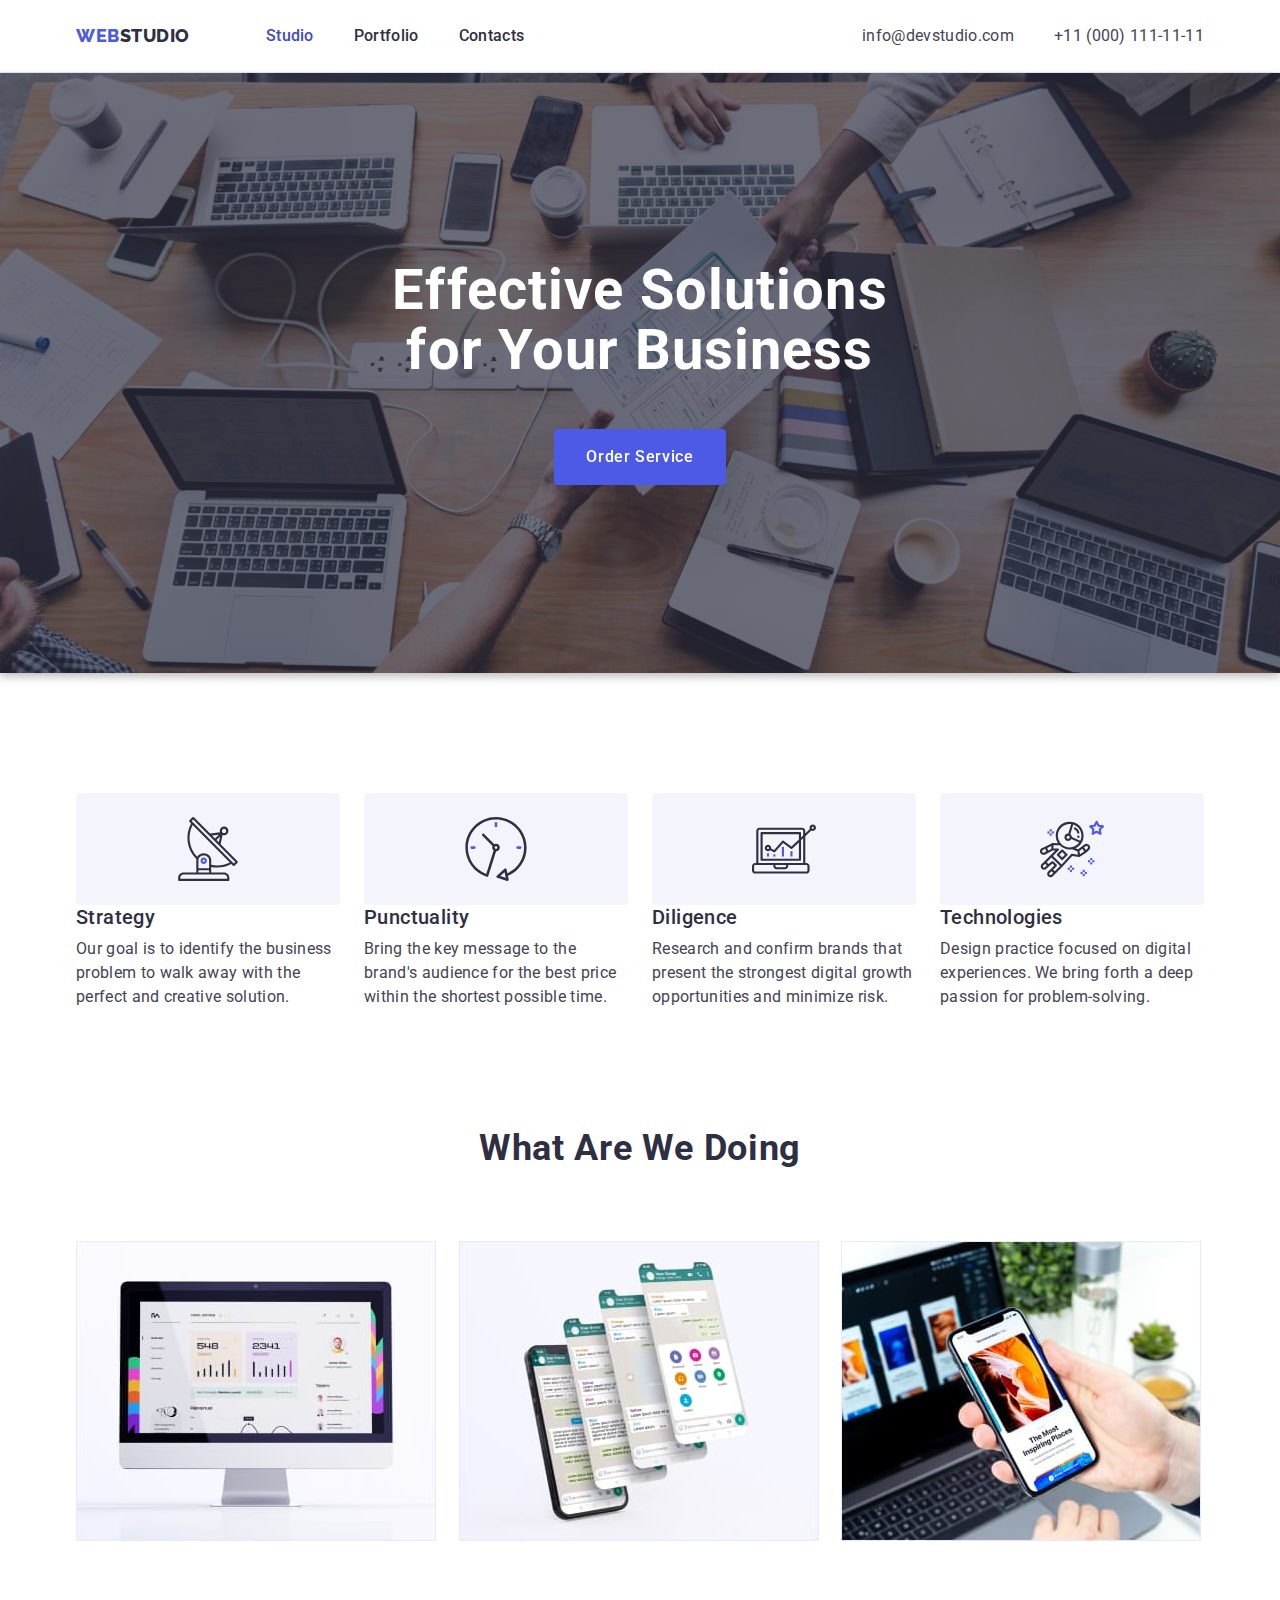
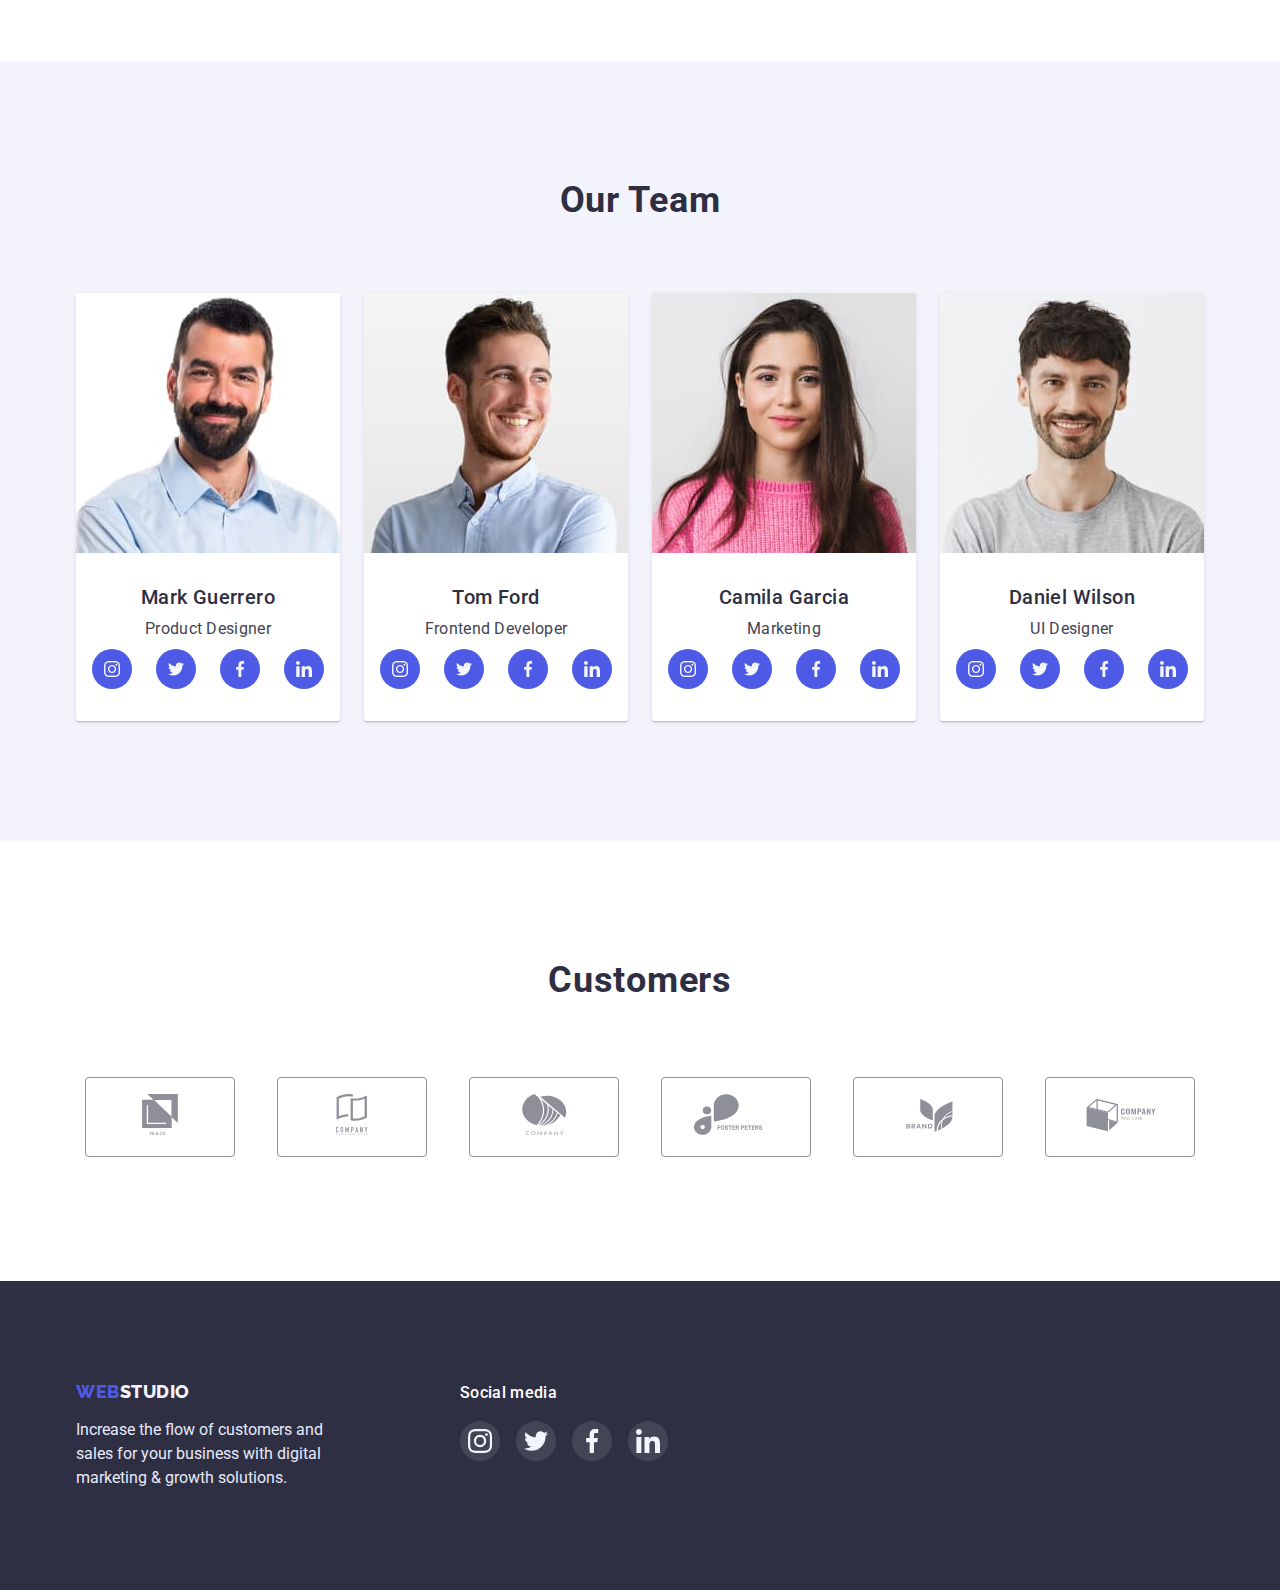
<file: index.html>
<!DOCTYPE html>
<html lang="en">

<head>
    <meta charset="UTF-8">
    <meta http-equiv="X-UA-Compatible" content="IE=edge">
    <meta name="viewport" content="width=device-width, initial-scale=1.0">
    <title>WebStudio</title>
    <link rel="preconnect" href="https://fonts.googleapis.com">
    <link rel="preconnect" href="https://fonts.gstatic.com" crossorigin>
    <link href="https://fonts.googleapis.com/css2?family=Raleway:wght@800&family=Roboto:wght@400;500;700&display=swap"
        rel="stylesheet">
    <link rel="stylesheet" href="https://cdn.jsdelivr.net/npm/modern-normalize@1.1.0/modern-normalize.min.css">
    <link rel="stylesheet" href="./css/styles.css">
</head>

<body>

    <header class="header">

        <div class="container header-con">

            <nav class="header-nav">

                <a class="header-logo-web logo link" href="./index.html">Web<span
                        class="header-logo-studio logo link">Studio</span></a>
                <ul class="header-list list">
                    <li class="header-item">
                        <a class="header-link link current" href="./index.html">Studio</a>
                    </li>
                    <li class="header-item">
                        <a class="header-link link" href="./portfolio.html">Portfolio</a>
                    </li>
                    <li class="header-item">
                        <a class="header-link link" href="">Contacts</a>
                    </li>
                </ul>

            </nav>

            <address class="address">
                <ul class="address-list list">
                    <li class="item"> <a class="contact link" href="mailto:info@devstudio.com">info@devstudio.com</a>
                    </li>
                    <li class="item"> <a class="contact link" href="tel:+110001111111">+11 (000) 111-11-11</a>
                    </li>
                </ul>
            </address>

        </div>


    </header>


    <main>

        <section class="hero overlay">
            <div class="container">
                <h1 class="hero-title">Effective Solutions
                    for Your Business</h1>
                <button class="btn hero-btn" type="button">Order Service</button>
            </div>

        </section>

        <section class="features">
            <div class="container">
                <h2 class="features-title-hidden" hidden>Proposition</h2>
                <ul class="features-list list">
                    <li class="features-item icon-strategy">
                        <h3 class="section-title">Strategy</h3>
                        <p class="section-text">Our goal is to identify the business
                            problem to walk away with the perfect and creative solution. </p>
                    </li>
                    <li class="features-item icon-punctuality">
                        <h3 class="section-title">Punctuality</h3>
                        <p class="section-text">Bring the key message to the brand's audience for the best price within
                            the shortest possible time.</p>
                    </li>
                    <li class="features-item icon-diligence">
                        <h3 class="section-title">Diligence</h3>
                        <p class="section-text">Research and confirm brands that present the strongest digital growth
                            opportunities and minimize risk.</p>
                    </li>
                    <li class="features-item icon-technologies">
                        <h3 class="section-title">Technologies</h3>
                        <p class="section-text">Design practice focused on digital experiences. We bring forth a deep
                            passion for problem-solving.</p>
                    </li>
                </ul>
            </div>
        </section>

        <section class="work">
            <div class="container">
                <h2 class="work-title">What are we doing</h2>
                <ul class="work-list list">
                    <li class="work-item"><img src="./images/work/photo1.jpg" width="360" height="300" alt="photo"></li>
                    <li class="work-item"><img src="./images/work/photo2.jpg" width="360" height="300" alt="photo"></li>
                    <li class="work-item"><img src="./images/work/photo3.jpg" width="360" height="300" alt="photo"></li>
                </ul>
            </div>
        </section>

        <section class="team">
            <div class="container">
                <h2 class="team-main-title">Our Team</h2>
                <ul class="team-list list">
                    <li class="team-item">
                        <img src="./images/team/mark-guerrero.jpg" width="264" height="260" alt="photo">
                        <div class="team-photo">
                            <h3 class="section-title">Mark Guerrero</h3>
                            <p class="section-text">Product Designer</p>
                            <ul class="team-soc-list list">
                                <li class="team-soc-item"><a href="" class="team-soc-link link">
                                        <svg width="16" height="16" class="team-soc-icon">
                                            <use href="./images/icons/icons.svg#icon-instagram"></use>
                                        </svg>
                                    </a></li>
                                <li class="team-soc-item"><a href="" class="team-soc-link link">
                                        <svg width="16" height="16" class="team-soc-icon">
                                            <use href="./images/icons/icons.svg#icon-twitter"></use>
                                        </svg>
                                    </a></li>
                                <li class="team-soc-item"><a href="" class="team-soc-link link">
                                        <svg width="16" height="16" class="team-soc-icon">
                                            <use href="./images/icons/icons.svg#icon-facebook"></use>
                                        </svg>
                                    </a></li>
                                <li class="team-soc-item"><a href="" class="team-soc-link link">
                                        <svg width="16" height="16" class="team-soc-icon">
                                            <use href="./images/icons/icons.svg#icon-linkedin"></use>
                                        </svg>
                                    </a></li>
                            </ul>
                        </div>
                    </li>
                    <li class="team-item">
                        <img src="./images/team/tom-ford.jpg" width="264" height="260" alt="photo">
                        <div class="team-photo">
                            <h3 class="section-title">Tom Ford</h3>
                            <p class="section-text">Frontend Developer</p>
                            <ul class="team-soc-list list">
                                <li class="team-soc-item"><a href="" class="team-soc-link link">
                                        <svg width="16" height="16" class="team-soc-icon">
                                            <use href="./images/icons/icons.svg#icon-instagram"></use>
                                        </svg>
                                    </a></li>
                                <li class="team-soc-item"><a href="" class="team-soc-link link">
                                        <svg width="16" height="16" class="team-soc-icon">
                                            <use href="./images/icons/icons.svg#icon-twitter"></use>
                                        </svg>
                                    </a></li>
                                <li class="team-soc-item"><a href="" class="team-soc-link link">
                                        <svg width="16" height="16" class="team-soc-icon">
                                            <use href="./images/icons/icons.svg#icon-facebook"></use>
                                        </svg>
                                    </a></li>
                                <li class="team-soc-item"><a href="" class="team-soc-link link">
                                        <svg width="16" height="16" class="team-soc-icon">
                                            <use href="./images/icons/icons.svg#icon-linkedin"></use>
                                        </svg>
                                    </a></li>
                            </ul>

                        </div>
                    </li>
                    <li class="team-item">
                        <img src="./images/team/camila-garcia.jpg" width="264" height="260" alt="photo">
                        <div class="team-photo">
                            <h3 class="section-title">Camila Garcia</h3>
                            <p class="section-text">Marketing</p>
                            <ul class="team-soc-list list">
                                <li class="team-soc-item"><a href="" class="team-soc-link link">
                                        <svg width="16" height="16" class="team-soc-icon">
                                            <use href="./images/icons/icons.svg#icon-instagram"></use>
                                        </svg>
                                    </a></li>
                                <li class="team-soc-item"><a href="" class="team-soc-link link">
                                        <svg width="16" height="16" class="team-soc-icon">
                                            <use href="./images/icons/icons.svg#icon-twitter"></use>
                                        </svg>
                                    </a></li>
                                <li class="team-soc-item"><a href="" class="team-soc-link link">
                                        <svg width="16" height="16" class="team-soc-icon">
                                            <use href="./images/icons/icons.svg#icon-facebook"></use>
                                        </svg>
                                    </a></li>
                                <li class="team-soc-item"><a href="" class="team-soc-link link">
                                        <svg width="16" height="16" class="team-soc-icon">
                                            <use href="./images/icons/icons.svg#icon-linkedin"></use>
                                        </svg>
                                    </a></li>
                            </ul>
                        </div>
                    </li>
                    <li class="team-item">
                        <img src="./images/team/daniel-wilson.jpg" width="264" height="260" alt="photo">
                        <div class="team-photo">
                            <h3 class="section-title">Daniel Wilson</h3>
                            <p class="section-text">UI Designer</p>
                            <ul class="team-soc-list list">
                                <li class="team-soc-item"><a href="" class="team-soc-link link">
                                        <svg width="16" height="16" class="team-soc-icon">
                                            <use href="./images/icons/icons.svg#icon-instagram"></use>
                                        </svg>
                                    </a></li>
                                <li class="team-soc-item"><a href="" class="team-soc-link link">
                                        <svg width="16" height="16" class="team-soc-icon">
                                            <use href="./images/icons/icons.svg#icon-twitter"></use>
                                        </svg>
                                    </a></li>
                                <li class="team-soc-item"><a href="" class="team-soc-link link">
                                        <svg width="16" height="16" class="team-soc-icon">
                                            <use href="./images/icons/icons.svg#icon-facebook"></use>
                                        </svg>
                                    </a></li>
                                <li class="team-soc-item"><a href="" class="team-soc-link link">
                                        <svg width="16" height="16" class="team-soc-icon">
                                            <use href="./images/icons/icons.svg#icon-linkedin"></use>
                                        </svg>
                                    </a></li>
                            </ul>
                        </div>
                    </li>
                </ul>
            </div>
        </section>
        <section class="customers">
            <div class="container">
                <h2 class="customers-title">Customers</h2>
                <ul class="customers-list list">
                    <li class="customers-item"><a href="" class="customers-link link">
                            <svg width="84" height="41" class="customers-icon">
                                <use href="./images/icons/icons.svg#icon-yaco"></use>
                            </svg>
                        </a></li>
                    <li class="customers-item"><a href="" class="customers-link link">
                            <svg width="84" height="41" class="customers-icon">
                                <use href="./images/icons/icons.svg#icon-company-tlh"></use>
                            </svg>
                        </a></li>
                    <li class="customers-item"><a href="" class="customers-link link">
                            <svg width="84" height="41" class="customers-icon">
                                <use href="./images/icons/icons.svg#icon-company"></use>
                            </svg>
                        </a></li>
                    <li class="customers-item"><a href="" class="customers-link link">
                            <svg width="84" height="41" class="customers-icon">
                                <use href="./images/icons/icons.svg#icon-foster-peters"></use>
                            </svg>
                        </a></li>
                    <li class="customers-item"><a href="" class="customers-link link">
                            <svg width="84" height="41" class="customers-icon">
                                <use href="./images/icons/icons.svg#icon-brand"></use>
                            </svg>
                        </a></li>
                    <li class="customers-item"><a href="" class="customers-link link">
                            <svg width="84" height="41" class="customers-icon">
                                <use href="./images/icons/icons.svg#icon-company-tl"></use>
                            </svg>
                        </a></li>
                </ul>
            </div>
        </section>
    </main>

    <footer class="footer">
        <div class="container footer-con">
            <div class="left-part">
                <a class="footer-logo-web logo link" href="./index.html">Web<span
                        class="footer-logo-studio logo link">Studio</span></a>
                <p class="footer-text">Increase the flow of customers and sales for your business with digital marketing
                    &
                    growth solutions.</p>
            </div>
            <div class="soc-media">
                <h2 class="media-title">Social media</h2>
                <ul class="media-soc-list list">
                    <li class="media-soc-item"><a href="" class="media-soc-link link">
                            <svg width="24" height="24" class="media-soc-icon">
                                <use href="./images/icons/icons.svg#icon-instagram"></use>
                            </svg>
                        </a></li>
                    <li class="media-soc-item"><a href="" class="media-soc-link link">
                            <svg width="24" height="24" class="media-soc-icon">
                                <use href="./images/icons/icons.svg#icon-twitter"></use>
                            </svg>
                        </a></li>
                    <li class="media-soc-item"><a href="" class="media-soc-link link">
                            <svg width="24" height="24" class="media-soc-icon">
                                <use href="./images/icons/icons.svg#icon-facebook"></use>
                            </svg>
                        </a></li>
                    <li class="media-soc-item"><a href="" class="media-soc-link link">
                            <svg width="24" height="24" class="media-soc-icon">
                                <use href="./images/icons/icons.svg#icon-linkedin"></use>
                            </svg>
                        </a></li>
                </ul>

            </div>
        </div>
    </footer>
</body>

</html>
</file>
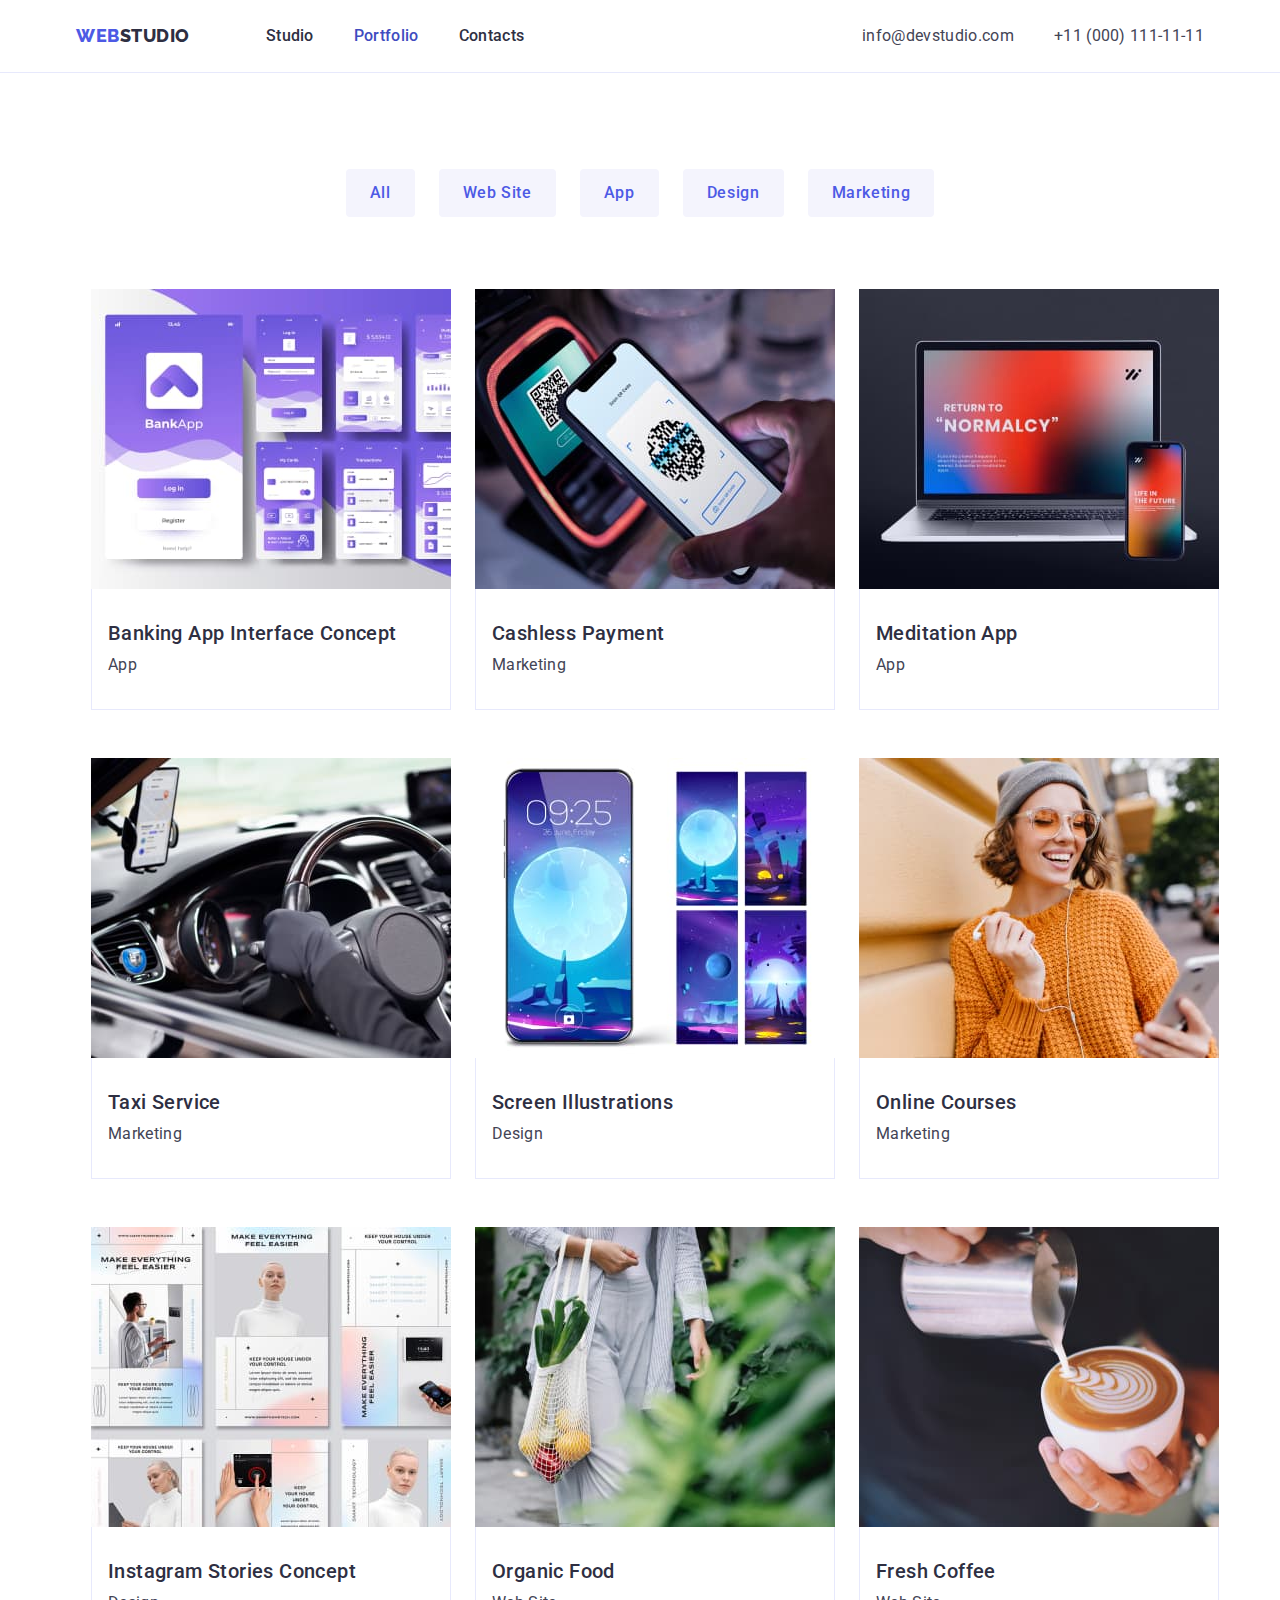
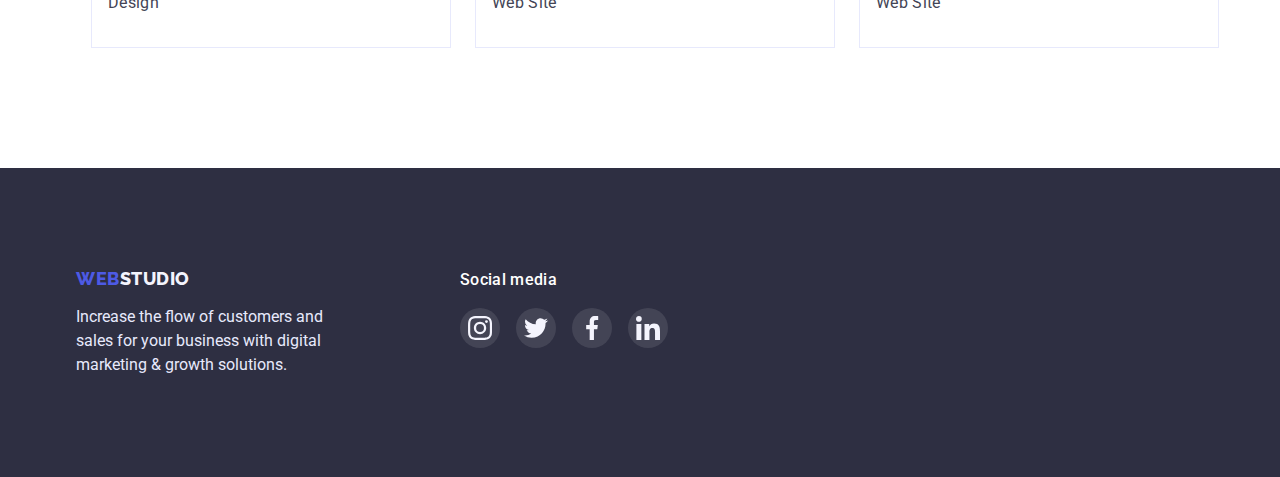
<file: portfolio.html>
<!DOCTYPE html>
<html lang="en">

<head>
    <meta charset="UTF-8">
    <meta http-equiv="X-UA-Compatible" content="IE=edge">
    <meta name="viewport" content="width=device-width, initial-scale=1.0">
    <title>WebStudio</title>
    <link rel="preconnect" href="https://fonts.googleapis.com">
    <link rel="preconnect" href="https://fonts.gstatic.com" crossorigin>
    <link href="https://fonts.googleapis.com/css2?family=Raleway:wght@800&family=Roboto:wght@400;500;700&display=swap"
        rel="stylesheet">
    <link rel="stylesheet" href="https://cdn.jsdelivr.net/npm/modern-normalize@1.1.0/modern-normalize.min.css" />
    <link rel="stylesheet" href="./css/styles.css">
</head>

<body>
    <header class="header">

        <div class="container header-con">

            <nav class="header-nav">

                <a class="header-logo-web logo link" href="./index.html">Web<span
                        class="header-logo-studio logo link">Studio</span></a>
                <ul class="header-list list">
                    <li class="header-item">
                        <a class="header-link link" href="./index.html">Studio</a>
                    </li>
                    <li class="header-item">
                        <a class="header-link link current" href="./portfolio.html">Portfolio</a>
                    </li>
                    <li class="header-item">
                        <a class="header-link link" href="">Contacts</a>
                    </li>
                </ul>

            </nav>

            <address class="address">
                <ul class="address-list list">
                    <li class="item"> <a class="contact link" href="mailto:info@devstudio.com">info@devstudio.com</a>
                    </li>
                    <li class="item"> <a class="contact link" href="tel:+110001111111">+11 (000) 111-11-11</a>
                    </li>
                </ul>
            </address>

        </div>

    </header>


    <main>

        <section class="portfolio">
            <div class="container flex-cont">
                <h1 class="main-title" hidden>Filter</h1>
                <ul class="buttons-list list">
                    <li class="buttons-item item"><button class="btn portfolio-btn" type="button">All</button></li>
                    <li class="buttons-item item"><button class="btn portfolio-btn" type="button">Web Site</button></li>
                    <li class="buttons-item item"><button class="btn portfolio-btn" type="button">App</button></li>
                    <li class="buttons-item item"><button class="btn portfolio-btn" type="button">Design</button></li>
                    <li class="buttons-item item"><button class="btn portfolio-btn" type="button">Marketing</button>
                    </li>
                </ul>
                <ul class="container portfolio-list list">
                    <li class="portfolio-item ">
                        <a class="link" href="">
                            <img src="./images/portfolio-photo/photo1.jpg" width="360" height="300" alt="Banking App">
                            <div class="card-text">
                                <h2 class="section-title">Banking App Interface Concept</h2>
                                <p class="section-text">App</p>
                            </div>
                        </a>
                    </li>
                    <li class="portfolio-item">
                        <a class="link" href="">
                            <img src="./images/portfolio-photo/photo2.jpg" width="360" height="300"
                                alt="Cashless Payment">
                            <div class="card-text">
                                <h2 class="section-title">Cashless Payment</h2>
                                <p class="section-text">Marketing</p>
                            </div>
                        </a>
                    </li>
                    <li class="portfolio-item">
                        <a class="link" href=""><img src="./images/portfolio-photo/photo3.jpg" width="360" height="300"
                                alt="Meditation App">
                            <div class="card-text">
                                <h2 class="section-title">Meditation App</h2>
                                <p class="section-text">App</p>
                            </div>
                        </a>
                    </li>
                    <li class="portfolio-item">
                        <a class="link" href=""><img src="./images/portfolio-photo/photo4.jpg" width="360" height="300"
                                alt="Taxi Service">
                            <div class="card-text">
                                <h2 class="section-title">Taxi Service</h2>
                                <p class="section-text">Marketing</p>
                            </div>
                        </a>

                    </li>
                    <li class="portfolio-item">
                        <a class="link" href=""><img src="./images/portfolio-photo/photo5.jpg" width="360" height="300"
                                alt="Screen Illustrations">
                            <div class="card-text">
                                <h2 class="section-title">Screen Illustrations</h2>
                                <p class="section-text">Design</p>
                            </div>
                        </a>
                    </li>
                    <li class="portfolio-item">
                        <a class="link" href=""><img src="./images/portfolio-photo/photo6.jpg" width="360" height="300"
                                alt="Online Courses">
                            <div class="card-text">
                                <h2 class="section-title">Online Courses</h2>
                                <p class="section-text">Marketing</p>
                            </div>
                        </a>
                    </li>
                    <li class="portfolio-item">
                        <a class="link" href=""><img src="./images/portfolio-photo/photo7.jpg" width="360" height="300"
                                alt="Instagram Stories">
                            <div class="card-text">
                                <h2 class="section-title">Instagram Stories Concept</h2>
                                <p class="section-text">Design</p>
                            </div>
                        </a>
                    </li>
                    <li class="portfolio-item">
                        <a class="link" href=""><img src="./images/portfolio-photo/photo8.jpg" width="360" height="300"
                                alt="Organic Food">
                            <div class="card-text">
                                <h2 class="section-title">Organic Food</h2>
                                <p class="section-text">Web Site</p>
                            </div>
                        </a>
                    </li>
                    <li class="portfolio-item">
                        <a class="link" href=""><img src="./images/portfolio-photo/photo9.jpg" width="360" height="300"
                                alt="Fresh Coffee">
                            <div class="card-text">
                                <h2 class="section-title">Fresh Coffee</h2>
                                <p class="section-text">Web Site</p>
                            </div>
                        </a>
                    </li>
                </ul>
            </div>
        </section>
    </main>

    <footer class="footer">
        <div class="container footer-con">
            <div class="left-part">
                <a class="footer-logo-web logo link" href="./index.html">Web<span
                        class="footer-logo-studio logo link">Studio</span></a>
                <p class="footer-text">Increase the flow of customers and sales for your business with digital marketing
                    &
                    growth solutions.</p>
            </div>
            <div class="soc-media">
                <h2 class="media-title">Social media</h2>
                <ul class="media-soc-list list">
                    <li class="media-soc-item"><a href="" class="media-soc-link link">
                            <svg width="24" height="24" class="media-soc-icon">
                                <use href="./images/icons/icons.svg#icon-instagram"></use>
                            </svg>
                        </a></li>
                    <li class="media-soc-item"><a href="" class="media-soc-link link">
                            <svg width="24" height="24" class="media-soc-icon">
                                <use href="./images/icons/icons.svg#icon-twitter"></use>
                            </svg>
                        </a></li>
                    <li class="media-soc-item"><a href="" class="media-soc-link link">
                            <svg width="24" height="24" class="media-soc-icon">
                                <use href="./images/icons/icons.svg#icon-facebook"></use>
                            </svg>
                        </a></li>
                    <li class="media-soc-item"><a href="" class="media-soc-link link">
                            <svg width="24" height="24" class="media-soc-icon">
                                <use href="./images/icons/icons.svg#icon-linkedin"></use>
                            </svg>
                        </a></li>
                </ul>

            </div>
        </div>
    </footer>

</body>

</html>
</file>
<file: css/styles.css>
:root {
    --main-title-color: #ffffff;
    --second-title-color: #2E2F42;
    --text-color: #434455;
    --adrress-color: #434455;
    --logo-web-color: #4D5AE5;
    --btn-hover: #404BBF;
    --customer-color: #8E8F99;
    --icon-color: #F4F4FD;
}

.logo {
    font-family: 'Raleway', sans-serif;
    font-weight: 800;
    font-size: 18px;
    line-height: 1.17;
    letter-spacing: 0.03em;
    text-transform: uppercase;
}

body {
    font-family: 'Roboto', sans-serif;
    color: #434455;
}

.container {
    width: 1158px;
    padding-left: 15px;
    padding-right: 15px;
    margin: 0 auto;
}

ul {
    padding-left: 0;
    margin: 0;
}

.link {
    text-decoration: none;
}

.btn {
    font-family: inherit;
    font-weight: 500;
    font-size: 16px;
    line-height: 1.5;
    letter-spacing: 0.04em;
    text-transform: uppercase;
    border-radius: 4px;
}

button {
    cursor: pointer;
}

.list {
    list-style: none;
}

address {
    font-style: normal
}

h1,
h2,
h3,
h4,
h5,
h6,
p {
    margin: 0;
}

img {
    display: block;
    max-width: 100%;
    height: auto;
}


/**----------------------HEADER---------------------*/

.header {
    border-bottom: 1px solid #E7E9FC;
}

.header-con {
    display: flex;
    align-items: center;
    justify-content: center;
}

.header-nav {
    display: flex;
    align-items: center;

}

.header-logo-web,
.footer-logo-web {
    color: var(--logo-web-color);
    margin-right: 76px;
}

.header-logo-studio {
    color: var(--second-title-color);
}

.header-list {
    display: flex;
    gap: 40px;
}



.header-item {}

.header-link {
    display: block;
    padding-top: 24px;
    padding-bottom: 24px;

    font-weight: 500;
    font-size: 16px;
    line-height: 1.5;
    letter-spacing: 0.02em;
    color: var(--second-title-color);
}

.header-link:is(:hover, :focus) {
    color: var(--btn-hover);
}

.current {
    color: var(--btn-hover);
}

.address {
    margin-left: auto;
}

.address-list {
    display: flex;

}

.address-list .item+.item {
    margin-left: 40px;
}

.contact {
    font-size: 16px;
    line-height: 1.5;
    letter-spacing: 0.02em;
    color: var(--adrress-color);
}

.contact:is(:hover, :focus) {
    color: var(--btn-hover);
}

/**----------------------HERO---------------------*/


.hero {

    text-align: center;
    margin-left: auto;
    margin-right: auto;
    padding: 188px 0;
}

.hero {}

.overlay {
    display: block;
    content: "";
    max-width: 1440px;
    height: 600px;
    margin-left: auto;
    margin-right: auto;
    background-repeat: no-repeat;
    background-position: center;
    background-size: cover;
    background-image: linear-gradient(rgba(46, 47, 66, 0.7), rgba(46, 47, 66, 0.7)),
        url(../images/hero/people-office.jpg);
    filter: drop-shadow(0px 4px 4px rgba(0, 0, 0, 0.25));

}

.hero-title {
    max-width: 496px;
    margin-left: auto;
    margin-right: auto;
    margin-bottom: 48px;
    font-size: 56px;
    line-height: 1.07;
    letter-spacing: 0.02em;
    color: var(--main-title-color);
}

.hero-btn {
    border: transparent;
    padding: 16px 32px;
    text-transform: none;
    color: #ffffff;
    background: #4D5AE5;
}

.hero-btn:is(:hover, :focus) {
    color: var(--btn-hover);
}

/**----------------------FEATURES---------------------*/

.features {
    padding: 120px 0;
}

.features-title-hidden {
    text-align: center
}

.features-list {
    display: flex;
    flex-wrap: wrap;
    gap: 24px;
}

.features-list {}

.features-item {
    flex-basis: calc((100% - 3 * 24px)/4);
}

.features-item::before {
    display: block;
    content: "";
    height: 112px;
    background-size: auto;
    background-repeat: no-repeat;
    background-position: center;
    background-color: var(--icon-color);
    border-radius: 4px;
}

.icon-strategy::before {

    background-image: url(../images/icons/antenna.svg);
}

.icon-punctuality::before {

    background-image: url(../images/icons/clock.svg);
}

.icon-diligence::before {

    background-image: url(../images/icons/diagram.svg);
}

.icon-technologies::before {

    background-image: url(../images/icons/astronaut.svg);
}

.section-title {
    font-weight: 500;
    font-size: 20px;
    line-height: 1.2;
    letter-spacing: 0.02em;
    color: var(--second-title-color);
}

.section-text {
    font-size: 16px;
    line-height: 1.5;
    letter-spacing: 0.02em;
    color: var(--text-color);
    margin-top: 8px;
}

/**----------------------WORK---------------------*/

.work {
    padding-bottom: 120px;
}

.work-title {
    margin-bottom: 72px;
    font-size: 36px;
    line-height: 1.11;
    letter-spacing: 0.02em;
    color: var(--second-title-color);
}

.work-title {
    text-align: center
}

.work-title {
    text-transform: capitalize
}

.work-list {
    display: flex;
    flex-wrap: wrap;
    gap: 20px;
}

.work-item {
    flex-basis: calc((100% - 40px)/3);
}

/**----------------------TEAM---------------------*/

.team {

    padding-top: 120px;
    padding-bottom: 120px;
    margin-left: auto;
    margin-right: auto;


    background-color: #F4F4FD;
}

.team-main-title {
    font-size: 36px;
    line-height: 1.11;
    letter-spacing: 0.02em;
    color: var(--second-title-color);

    padding-bottom: 72px;
}

.team-main-title {
    text-align: center
}

.team-main-title {
    text-transform: capitalize
}

.team-list {
    display: flex;
    flex-wrap: wrap;
    gap: 24px;
}

.team-item {
    flex-basis: calc((100% - 3 * 24px)/4);
    background: #FFFFFF;
    border-radius: 0px 0px 4px 4px;
    box-shadow: 0px 1px 6px rgba(46, 47, 66, 0.08), 0px 1px 1px rgba(46, 47, 66, 0.16), 0px 2px 1px rgba(46, 47, 66, 0.08);
    overflow: hidden;
}

.team-photo {
    display: flex;
    flex-direction: column;
    justify-content: center;
    align-items: center;
    background-color: #ffffff;
    padding: 32px 16px;
    /*margin-bottom: 8px;*/
}

.section-text {}

.team-soc-list {
    display: flex;
    justify-content: center;
    gap: 24px;
    padding-top: 8px;
}

.team-soc-item {
    width: 40px;
    height: 40px;
}

.team-soc-link {
    width: 100%;
    height: 100%;
    border-radius: 50%;
    background-color: #4D5AE5;
    display: flex;
    align-items: center;
    justify-content: center;
}

.team-soc-icon {
    fill: var(--icon-color);
}

.team-soc-link:is(:hover, :focus) {
    background-color: var(--btn-hover);
}


/**----------------------CUSTOMERS---------------------*/

.customers {
    padding-top: 120px;
    padding-bottom: 120px;
    margin-left: auto;
    margin-right: auto;
}

.customers-title {
    margin-bottom: 72px;
    font-size: 36px;
    line-height: 1.11;
    letter-spacing: 0.02em;
    color: var(--second-title-color);
}

.customers-title {
    text-align: center
}

.customers-title {
    text-transform: capitalize
}

.customers-list {
    display: flex;
    flex-wrap: wrap;
    gap: 24px;
}

.customers-item {
    display: block;
    content: "";
    height: 88px;
    background-size: auto;
    background-repeat: no-repeat;
    background-position: center;
    color: var(--company-color);
}

.customers-item {
    flex-basis: calc((100% - 120px)/6);
    display: flex;
    align-items: center;
    justify-content: center;
}

.customers-item {
    cursor: pointer;
}

.customers-link {
    border: 1px solid var(--customer-color);
    box-sizing: border-box;
    border-radius: 4px;
    padding: 16px 32px;
}

.customers-icon {
    fill: var(--customer-color);
}

.customers-link:is(:hover, :focus) {
    border: 1px solid var(--btn-hover);
}

.customers-link:hover .customers-icon {
    fill: var(--btn-hover);
}

.customers-link:focus .customers-icon {
    fill: var(--btn-hover);
}

/**----------------------FOOTER---------------------*/

.footer {
    display: flex;
    flex-wrap: wrap;
    align-content: center;
    flex-basis: auto;
    margin-left: auto;
    margin-right: auto;
    background-color: #2E2F42;
    padding-top: 100px;
    padding-bottom: 100px;
}

.footer-con {
    display: flex;
    align-items: baseline;
}

.left-part {
    display: inline-block;
    max-width: 264px;
    margin-right: 120px;
}

.footer-logo-web {
    margin-left: auto;
}

.footer-logo-studio {
    color: #F4F4FD;
}

.footer-text {
    font-size: 16px;
    line-height: 1.5;
    color: #E7E9FC;
    margin-top: 16px;
}

.soc-media {
    display: inline-block;
    max-width: 208px;
}

.media-title {
    font-weight: 500;
    font-size: 16px;
    line-height: 1.5;
    letter-spacing: 0.02em;
    color: #FFFFFF;
}

.media-soc-list {
    display: flex;
    flex-wrap: wrap;
    gap: 16px;
    margin-top: 16px;
}

.media-soc-item {
    width: 40px;
    height: 40px;
}

.media-soc-icon {
    fill: var(--icon-color);
}

.media-soc-link {
    display: flex;
    align-items: center;
    justify-content: center;
    width: 100%;
    height: 100%;
    border-radius: 50%;
    background: rgba(255, 255, 255, 0.1);
}

.media-soc-link:is(:hover, :focus) {
    background-color: #31D0AA;
}

/**----------------------PORTFOLIO---------------------*/

.portfolio {
    padding: 96px 0 120px 0;
}

.main-title {
    display: none;
}

.flex-cont {}

.buttons-list {
    display: flex;
    align-items: center;
    justify-content: center;
    text-align: center;
    margin-left: auto;
    margin-right: auto;
    margin-bottom: 72px;
}

.buttons-list .item+.item {
    margin-left: 24px;
}

.buttons-item {}

.portfolio-btn {
    display: flex;
    flex-direction: row;
    justify-content: center;
    align-items: center;
    border: transparent;
    text-transform: none;
    color: #4D5AE5;
    background: #F4F4FD;
    padding: 12px 24px;
}

.portfolio-btn:is(:hover, :focus) {
    color: #ffffff;
    background: #404BBF;
    box-shadow: 0px 3px 1px rgba(0, 0, 0, 0.1), 0px 2px 1px rgba(0, 0, 0, 0.08), 0px 2px 2px rgba(0, 0, 0, 0.12);
}

.portfolio-list {
    display: flex;
    flex-wrap: wrap;
    gap: 48px 24px;
}

.portfolio-item {
    flex-basis: calc((100% - 48px)/3);
}

.portfolio-item:is(:hover, :focus) {
    box-shadow: 0px 1px 6px rgba(46, 47, 66, 0.08), 0px 1px 1px rgba(46, 47, 66, 0.16), 0px 2px 1px rgba(46, 47, 66, 0.08);
}

.section-title {}

.card-text {
    display: flex;
    flex-wrap: wrap;
    flex-direction: column;
    padding-top: 32px;
    padding-left: 16px;
    padding-bottom: 32px;
}

.card-text {
    border-left: 1px solid #E7E9FC;
    border-right: 1px solid #E7E9FC;
    border-bottom: 1px solid #E7E9FC;
}

.card-text:is(:hover, :focus) {
    border-left: 1px solid #F4F4FD;
    border-right: 1px solid #F4F4FD;
    border-bottom: 1px solid #F4F4FD;
}
</file>
